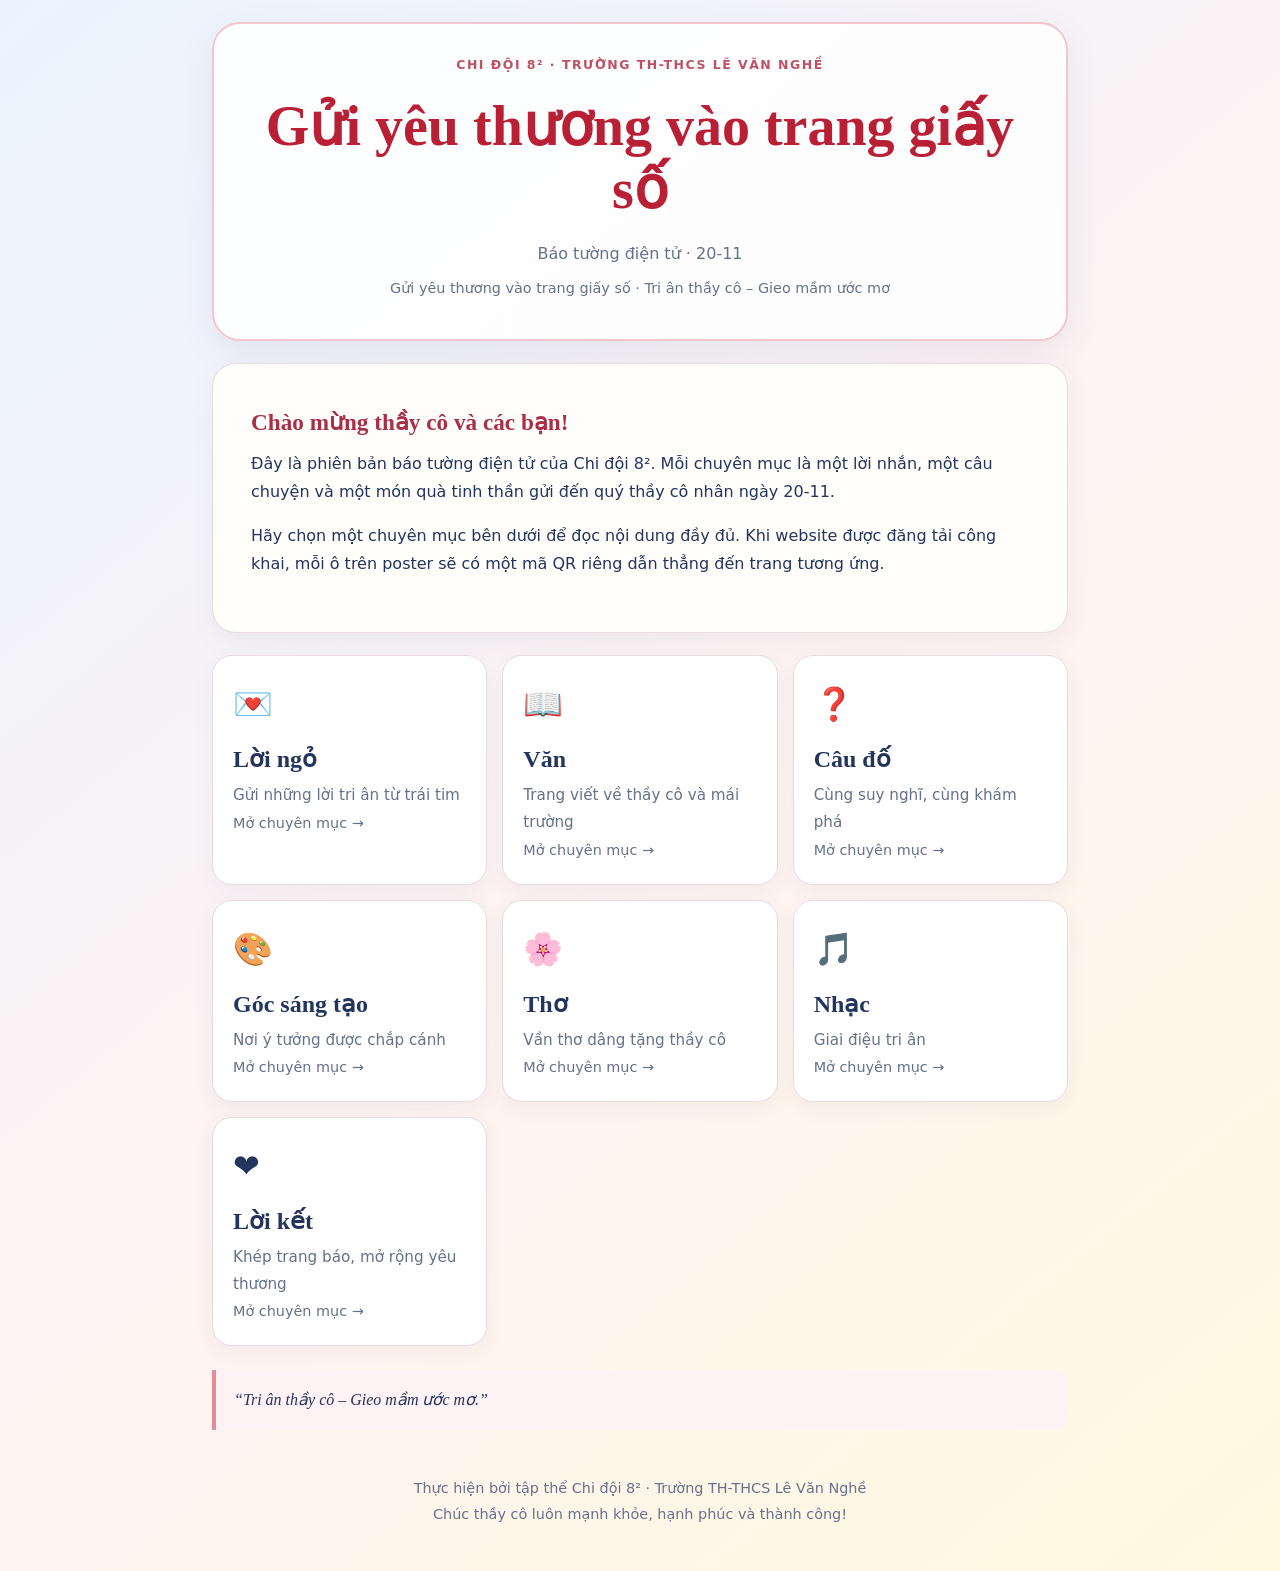
<file: index.html>
<!doctype html>
<html lang="vi"><head><meta charset="utf-8"><meta name="viewport" content="width=device-width, initial-scale=1">
<meta name="description" content="Gửi yêu thương vào trang giấy số – Gửi yêu thương vào trang giấy số">
<title>Gửi yêu thương vào trang giấy số | Gửi yêu thương vào trang giấy số</title><link rel="stylesheet" href="../style.css"></head>
<body><main class="wrap"><header class="hero"><div class="kicker">Chi đội 8² · Trường TH-THCS Lê Văn Nghề</div><h1>Gửi yêu thương vào trang giấy số</h1><p>Báo tường điện tử · 20-11</p><p class="small">Gửi yêu thương vào trang giấy số · Tri ân thầy cô – Gieo mầm ước mơ</p></header>
<section class="article"><h2>Chào mừng thầy cô và các bạn!</h2><p>Đây là phiên bản báo tường điện tử của Chi đội 8². Mỗi chuyên mục là một lời nhắn, một câu chuyện và một món quà tinh thần gửi đến quý thầy cô nhân ngày 20-11.</p><p>Hãy chọn một chuyên mục bên dưới để đọc nội dung đầy đủ. Khi website được đăng tải công khai, mỗi ô trên poster sẽ có một mã QR riêng dẫn thẳng đến trang tương ứng.</p></section><section class="grid"><a class="tile" href="pages/loi-ngo.html"><div class="emoji">💌</div><h2>Lời ngỏ</h2><p>Gửi những lời tri ân từ trái tim</p><span class="small">Mở chuyên mục →</span></a>
<a class="tile" href="pages/van.html"><div class="emoji">📖</div><h2>Văn</h2><p>Trang viết về thầy cô và mái trường</p><span class="small">Mở chuyên mục →</span></a>
<a class="tile" href="pages/cau-do.html"><div class="emoji">❓</div><h2>Câu đố</h2><p>Cùng suy nghĩ, cùng khám phá</p><span class="small">Mở chuyên mục →</span></a>
<a class="tile" href="pages/goc-sang-tao.html"><div class="emoji">🎨</div><h2>Góc sáng tạo</h2><p>Nơi ý tưởng được chắp cánh</p><span class="small">Mở chuyên mục →</span></a>
<a class="tile" href="pages/tho.html"><div class="emoji">🌸</div><h2>Thơ</h2><p>Vần thơ dâng tặng thầy cô</p><span class="small">Mở chuyên mục →</span></a>
<a class="tile" href="pages/nhac.html"><div class="emoji">🎵</div><h2>Nhạc</h2><p>Giai điệu tri ân</p><span class="small">Mở chuyên mục →</span></a>
<a class="tile" href="pages/loi-ket.html"><div class="emoji">❤️</div><h2>Lời kết</h2><p>Khép trang báo, mở rộng yêu thương</p><span class="small">Mở chuyên mục →</span></a></section><div class="quote">“Tri ân thầy cô – Gieo mầm ước mơ.”</div><footer>Thực hiện bởi tập thể Chi đội 8² · Trường TH-THCS Lê Văn Nghề<br>Chúc thầy cô luôn mạnh khỏe, hạnh phúc và thành công!</footer></main></body></html>
</file>
<file: style.css>
:root{--ink:#23345d;--paper:#fffaf2;--muted:#65718a;--accent:#d94d67}
*{box-sizing:border-box}body{margin:0;font-family:system-ui,-apple-system,"Segoe UI",sans-serif;color:var(--ink);background:linear-gradient(140deg,#eaf4ff,#fff3f2 55%,#fff9df);line-height:1.75}
a{color:inherit}.wrap{max-width:900px;margin:auto;padding:22px}.hero{background:rgba(255,255,255,.88);border:2px solid #f3c5ce;border-radius:28px;padding:30px 24px;text-align:center;box-shadow:0 12px 35px #40508018}
.kicker{letter-spacing:.12em;text-transform:uppercase;color:#bd5267;font-size:.78rem;font-weight:800}.hero h1{font-family:Georgia,serif;font-size:clamp(2rem,7vw,3.5rem);line-height:1.12;margin:.35em 0;color:#b91f35}.hero p{color:var(--muted);margin:.5em 0}
.grid{display:grid;grid-template-columns:repeat(auto-fit,minmax(220px,1fr));gap:15px;margin:22px 0}.tile{display:block;text-decoration:none;background:#fff;border:1px solid #eadbe0;border-radius:20px;padding:20px;box-shadow:0 6px 20px #40508010;transition:.15s}.tile:hover{transform:translateY(-2px);box-shadow:0 10px 24px #40508020}.emoji{font-size:2rem}.tile h2{margin:6px 0 2px;font-family:Georgia,serif}.tile p{margin:0;color:var(--muted);font-size:.95rem}
.article{background:#fffefa;border:1px solid #eadbe0;border-radius:24px;padding:clamp(20px,5vw,38px);margin:22px 0;box-shadow:0 8px 26px #40508012}.article h2{font-family:Georgia,serif;color:#a92f49;font-size:1.45rem;margin:1.1em 0 .3em}.article h2:first-child{margin-top:0}.article p{white-space:pre-line;margin:.5em 0 1em}.quote{border-left:4px solid #e58b9c;background:#fff2f4;padding:16px 18px;border-radius:0 14px 14px 0;font-family:Georgia,serif;font-style:italic;margin:24px 0}
.nav{display:flex;justify-content:space-between;gap:12px;flex-wrap:wrap;margin:20px 0}.nav a,.pill{display:inline-block;text-decoration:none;background:#fff;border:1px solid #eadbe0;padding:9px 14px;border-radius:999px;font-weight:650}
footer{text-align:center;color:var(--muted);font-size:.9rem;padding:22px 10px}.small{font-size:.9rem;color:var(--muted)}
.qrbox{background:#fff;border:1px dashed #d8a8b2;border-radius:18px;padding:16px;margin:18px 0;text-align:center}.qrbox canvas,.qrbox img{margin:10px auto;display:block}
input{width:min(100%,560px);padding:12px;border:1px solid #ccd3df;border-radius:12px;font:inherit}
button{border:0;border-radius:12px;background:#b92e49;color:white;padding:11px 18px;font:inherit;font-weight:700;cursor:pointer}
@media(max-width:520px){.wrap{padding:13px}.hero{padding:23px 16px}.article{padding:20px}}
</file>
